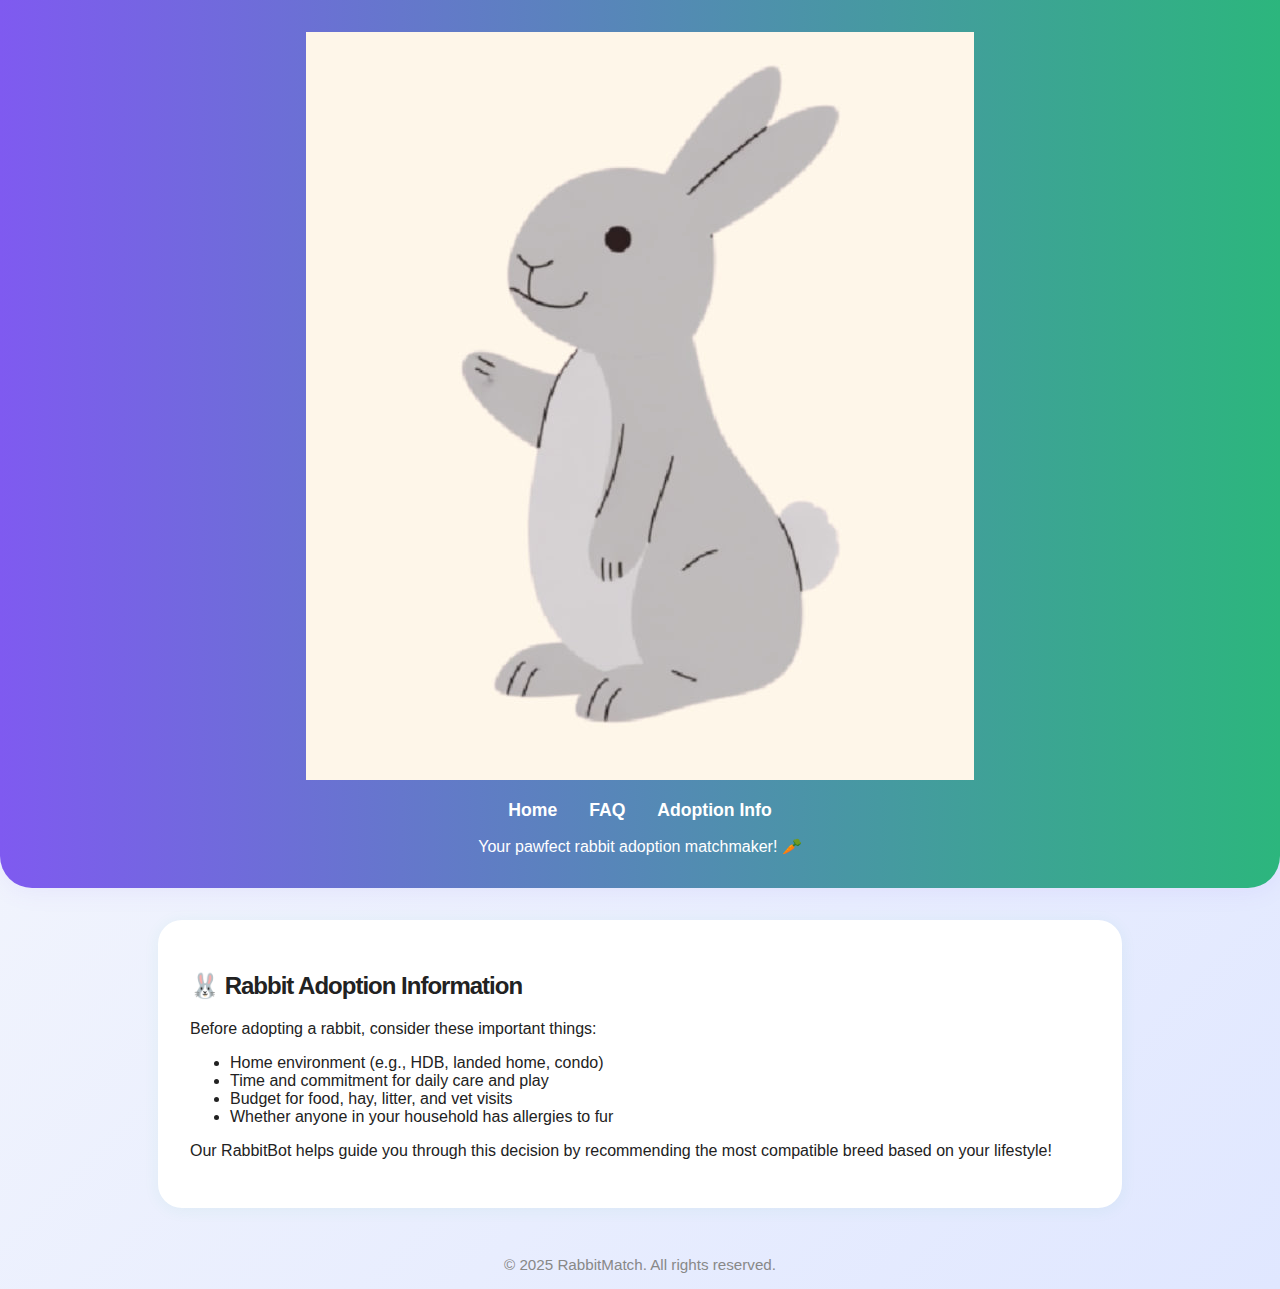
<file: adoption.html>
<!DOCTYPE html>
<html lang="en">
<head>
  <meta charset="UTF-8" />
  <meta name="viewport" content="width=device-width, initial-scale=1.0"/>
  <title>Rabbit Adoption Info</title>
  <link rel="stylesheet" href="style.css" />
</head>
<body>
  <header>
    <img src="images/RabbitMatch.jpg" alt="RabbitMatch Logo" class="rabbit-logo" />
    <nav>
      <a href="index.html">Home</a>
      <a href="faq.html">FAQ</a>
      <a href="adoption.html">Adoption Info</a>
    </nav>
    <p>Your pawfect rabbit adoption matchmaker! 🥕</p>
  </header>

  <main>
    <section class="adoption-section">
      <h2>🐰 Rabbit Adoption Information</h2>
      <p>Before adopting a rabbit, consider these important things:</p>
      <ul>
        <li>Home environment (e.g., HDB, landed home, condo)</li>
        <li>Time and commitment for daily care and play</li>
        <li>Budget for food, hay, litter, and vet visits</li>
        <li>Whether anyone in your household has allergies to fur</li>
      </ul>
      <p>Our RabbitBot helps guide you through this decision by recommending the most compatible breed based on your lifestyle!</p>
    </section>
  </main>

  <footer>&copy; 2025 RabbitMatch. All rights reserved.</footer>
</body>
</html>
</file>
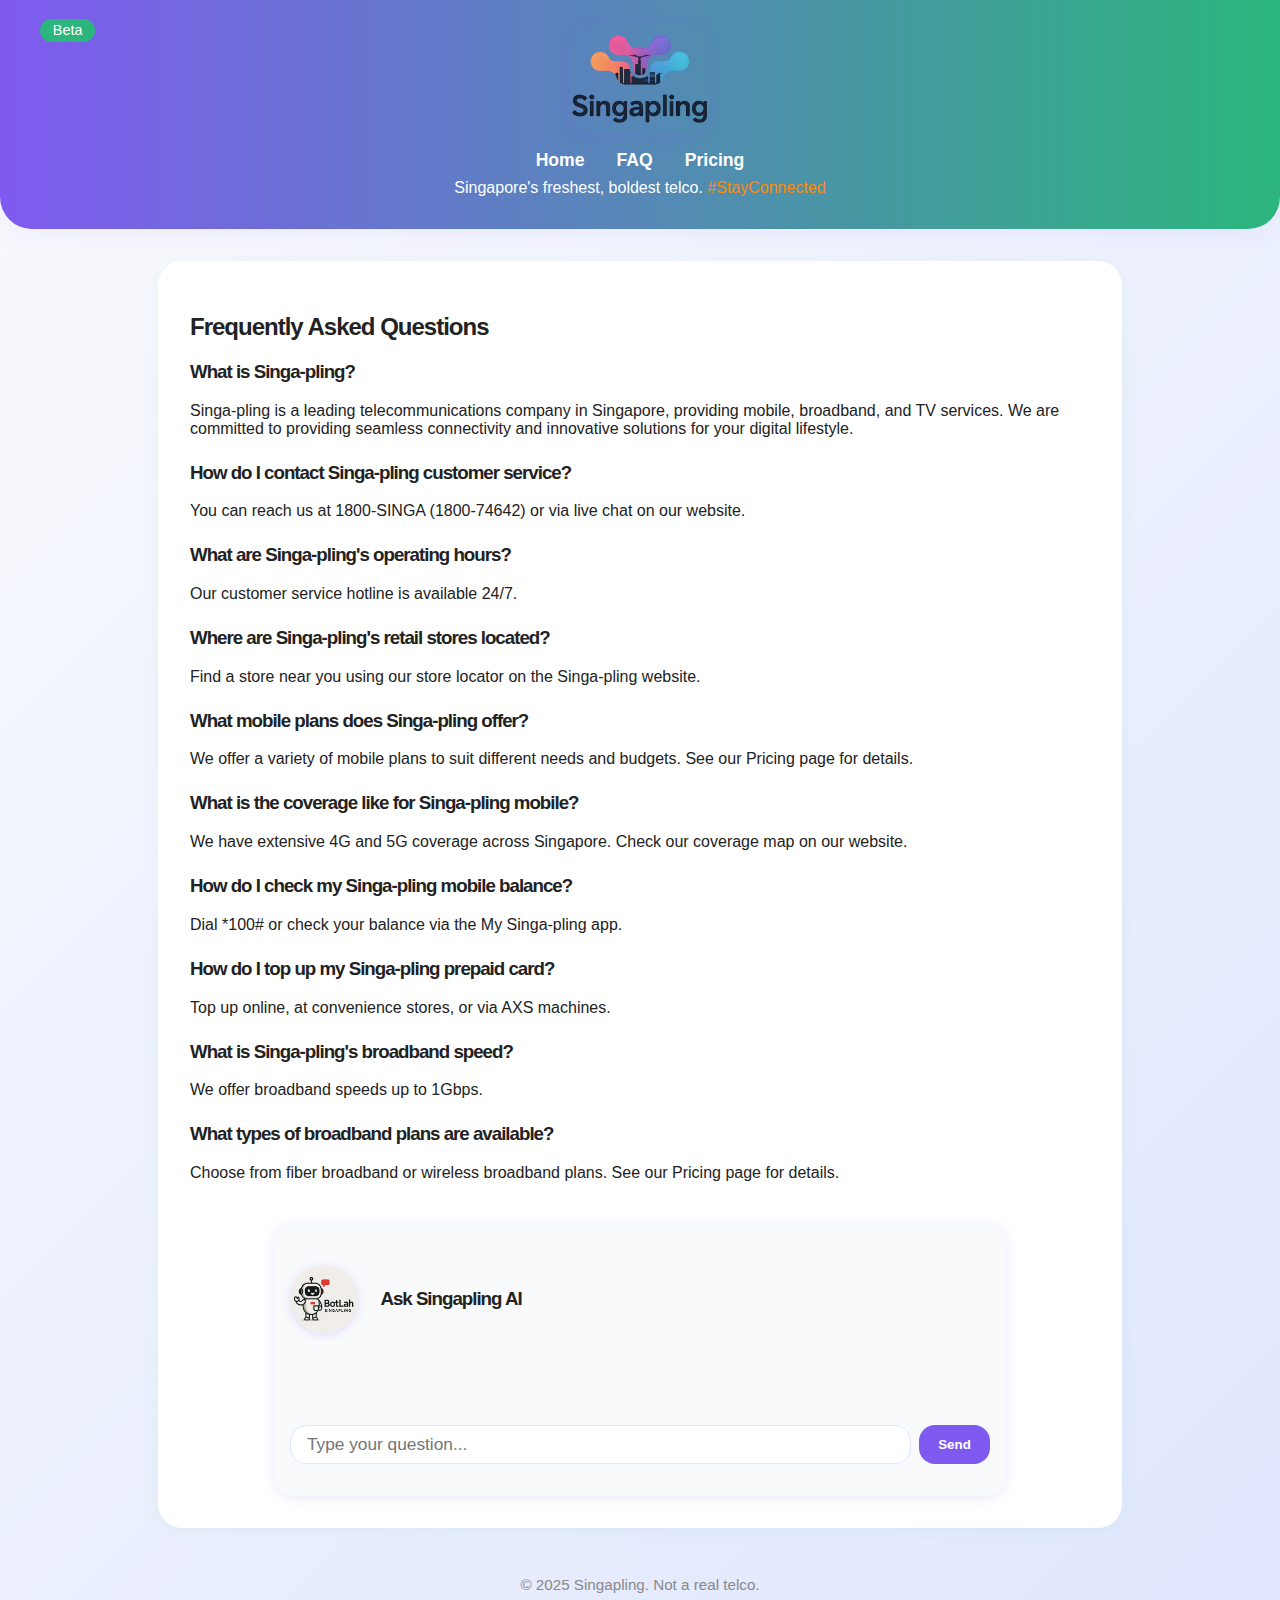
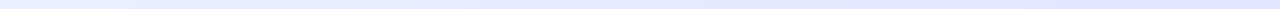
<file: faq.html>
<!DOCTYPE html>
<html lang="en">
<head>
  <meta charset="UTF-8">
  <meta name="viewport" content="width=device-width, initial-scale=1.0">
  <title>Singapling FAQ</title>
  <link rel="stylesheet" href="style.css">
  <link rel="icon" href="https://cdn-icons-png.flaticon.com/512/3135/3135715.png">
</head>
<body>
  <header style="position:relative;text-align:center;padding-top:1.5rem;">
    <span class="badge" style="position:absolute;left:2rem;top:1.2rem;">Beta</span>
    <img src="images/SingaplingV2-2.png" alt="Singapling Logo" style="width:140px;height:110px;border-radius:1.5rem;box-shadow:0 2px 12px #7f5af033;object-fit:cover;vertical-align:middle;display:block;margin:0 auto 0.5rem auto;">
    <nav style="margin-top:1rem;">
      <a href="index.html">Home</a>
      <a href="faq.html">FAQ</a>
      <a href="pricing.html">Pricing</a>
    </nav>
    <p style="margin-top:0.5rem;">Singapore's freshest, boldest telco. <span style="color:#ff8906">#StayConnected</span></p>
  </header>
  <main>
    <h2>Frequently Asked Questions</h2>
    <div id="faq-list">
      <div class="faq-item"><h3>What is Singa-pling?</h3><p>Singa-pling is a leading telecommunications company in Singapore, providing mobile, broadband, and TV services. We are committed to providing seamless connectivity and innovative solutions for your digital lifestyle.</p></div>
      <div class="faq-item"><h3>How do I contact Singa-pling customer service?</h3><p>You can reach us at 1800-SINGA (1800-74642) or via live chat on our website.</p></div>
      <div class="faq-item"><h3>What are Singa-pling's operating hours?</h3><p>Our customer service hotline is available 24/7.</p></div>
      <div class="faq-item"><h3>Where are Singa-pling's retail stores located?</h3><p>Find a store near you using our store locator on the Singa-pling website.</p></div>
      <div class="faq-item"><h3>What mobile plans does Singa-pling offer?</h3><p>We offer a variety of mobile plans to suit different needs and budgets. See our Pricing page for details.</p></div>
      <div class="faq-item"><h3>What is the coverage like for Singa-pling mobile?</h3><p>We have extensive 4G and 5G coverage across Singapore. Check our coverage map on our website.</p></div>
      <div class="faq-item"><h3>How do I check my Singa-pling mobile balance?</h3><p>Dial *100# or check your balance via the My Singa-pling app.</p></div>
      <div class="faq-item"><h3>How do I top up my Singa-pling prepaid card?</h3><p>Top up online, at convenience stores, or via AXS machines.</p></div>
      <div class="faq-item"><h3>What is Singa-pling's broadband speed?</h3><p>We offer broadband speeds up to 1Gbps.</p></div>
      <div class="faq-item"><h3>What types of broadband plans are available?</h3><p>Choose from fiber broadband or wireless broadband plans. See our Pricing page for details.</p></div>
      <!-- Add more FAQ items as needed -->
    </div>
    <section id="chatbot-section" style="margin-top:2.5rem;max-width:500px;margin-left:auto;margin-right:auto;background:#f9fafc;padding:1.5rem 1rem;border-radius:1.2rem;box-shadow:0 2px 12px #7f5af022;">
      <h3 style="margin-bottom:1rem;display:flex;align-items:center;gap:0.7rem;">
        <img src="images/botlah.png" alt="Botlah the Bot" class="chatbot-avatar"> Ask Singapling AI
      </h3>
      <div id="chat-messages" style="min-height:60px;margin-bottom:1rem;"></div>
      <form id="chat-form" style="display:flex;gap:0.5rem;">
        <input id="chat-input" type="text" placeholder="Type your question..." style="flex:1;padding:0.5rem 1rem;border-radius:1rem;border:1px solid #e0e7ff;outline:none;" required />
        <button type="submit" style="background:#7f5af0;color:#fff;border:none;border-radius:1rem;padding:0.5rem 1.2rem;font-weight:700;cursor:pointer;">Send</button>
      </form>
      <div id="chat-error" style="color:#ff3333;font-size:0.95rem;margin-top:0.5rem;"></div>
    </section>
    <script>
      async function query(data) {
        // TODO: Replace YOUR_SPACE and YOUR_CHATFLOW_ID with your own values below
        const response = await fetch(
          "https://YOUR_SPACE.hf.space/api/v1/prediction/YOUR_CHATFLOW_ID",
          {
            method: "POST",
            headers: {
              "Content-Type": "application/json"
            },
            body: JSON.stringify(data)
          }
        );
        const result = await response.json();
        return result;
      }
      function renderMarkdown(md) {
        // Basic markdown to HTML conversion for chat (bold, italics, code, line breaks, tables)
        let html = md
          .replace(/\*\*(.*?)\*\*/g, '<b>$1</b>') // bold
          .replace(/\*(.*?)\*/g, '<i>$1</i>') // italics
          .replace(/`([^`]+)`/g, '<code>$1</code>') // inline code
          .replace(/\n/g, '<br>'); // line breaks
        // Table: convert markdown table to HTML table
        if (/^\s*\|.*\|/m.test(md)) {
          html = html.replace(/((?:^\s*\|.*\|\s*\n?)+)/gm, function(table) {
            const rows = table.trim().split(/\n/).filter(Boolean);
            if (rows.length < 2) return table; // not a table
            const header = rows[0].replace(/\|/g, ' ').trim().split(/\s{2,}/);
            const aligns = rows[1];
            const bodyRows = rows.slice(2).map(r => r.replace(/\|/g, ' ').trim().split(/\s{2,}/));
            let htmlTable = '<table class="chat-table"><thead><tr>';
            header.forEach(h => htmlTable += `<th>${h}</th>`);
            htmlTable += '</tr></thead><tbody>';
            bodyRows.forEach(row => {
              htmlTable += '<tr>';
              row.forEach(cell => htmlTable += `<td>${cell}</td>`);
              htmlTable += '</tr>';
            });
            htmlTable += '</tbody></table>';
            return htmlTable;
          });
        }
        return html;
      }
      document.addEventListener('DOMContentLoaded', function() {
        const form = document.getElementById('chat-form');
        const input = document.getElementById('chat-input');
        const messages = document.getElementById('chat-messages');
        const errorDiv = document.getElementById('chat-error');
        form.addEventListener('submit', async (e) => {
          e.preventDefault();
          const userMsg = input.value.trim();
          if (!userMsg) return;
          messages.innerHTML += `<div class='chat-msg user'><b>You:</b> ${userMsg}</div>`;
          input.value = '';
          errorDiv.textContent = '';
          try {
            messages.innerHTML += `<div class='chat-msg bot' style='color:#888;'>BotLah is typing...</div>`;
            const response = await query({"question": userMsg});
            let botMsg = response.text || JSON.stringify(response);
            messages.innerHTML = messages.innerHTML.replace('BotLah is typing...','');
            messages.innerHTML += `<div class='chat-msg bot'><b>BotLah:</b> ${renderMarkdown(botMsg)}</div>`;
            messages.scrollTop = messages.scrollHeight;
          } catch (err) {
            errorDiv.textContent = 'Sorry, there was a problem contacting BotLah.';
          }
        });
      });
    </script>
  </main>
  <footer>
    &copy; 2025 Singapling. Not a real telco.
  </footer>
  <!-- Chatbot embed removed for GitHub Pages compatibility. See README for details. -->
</body>
</html>
</file>
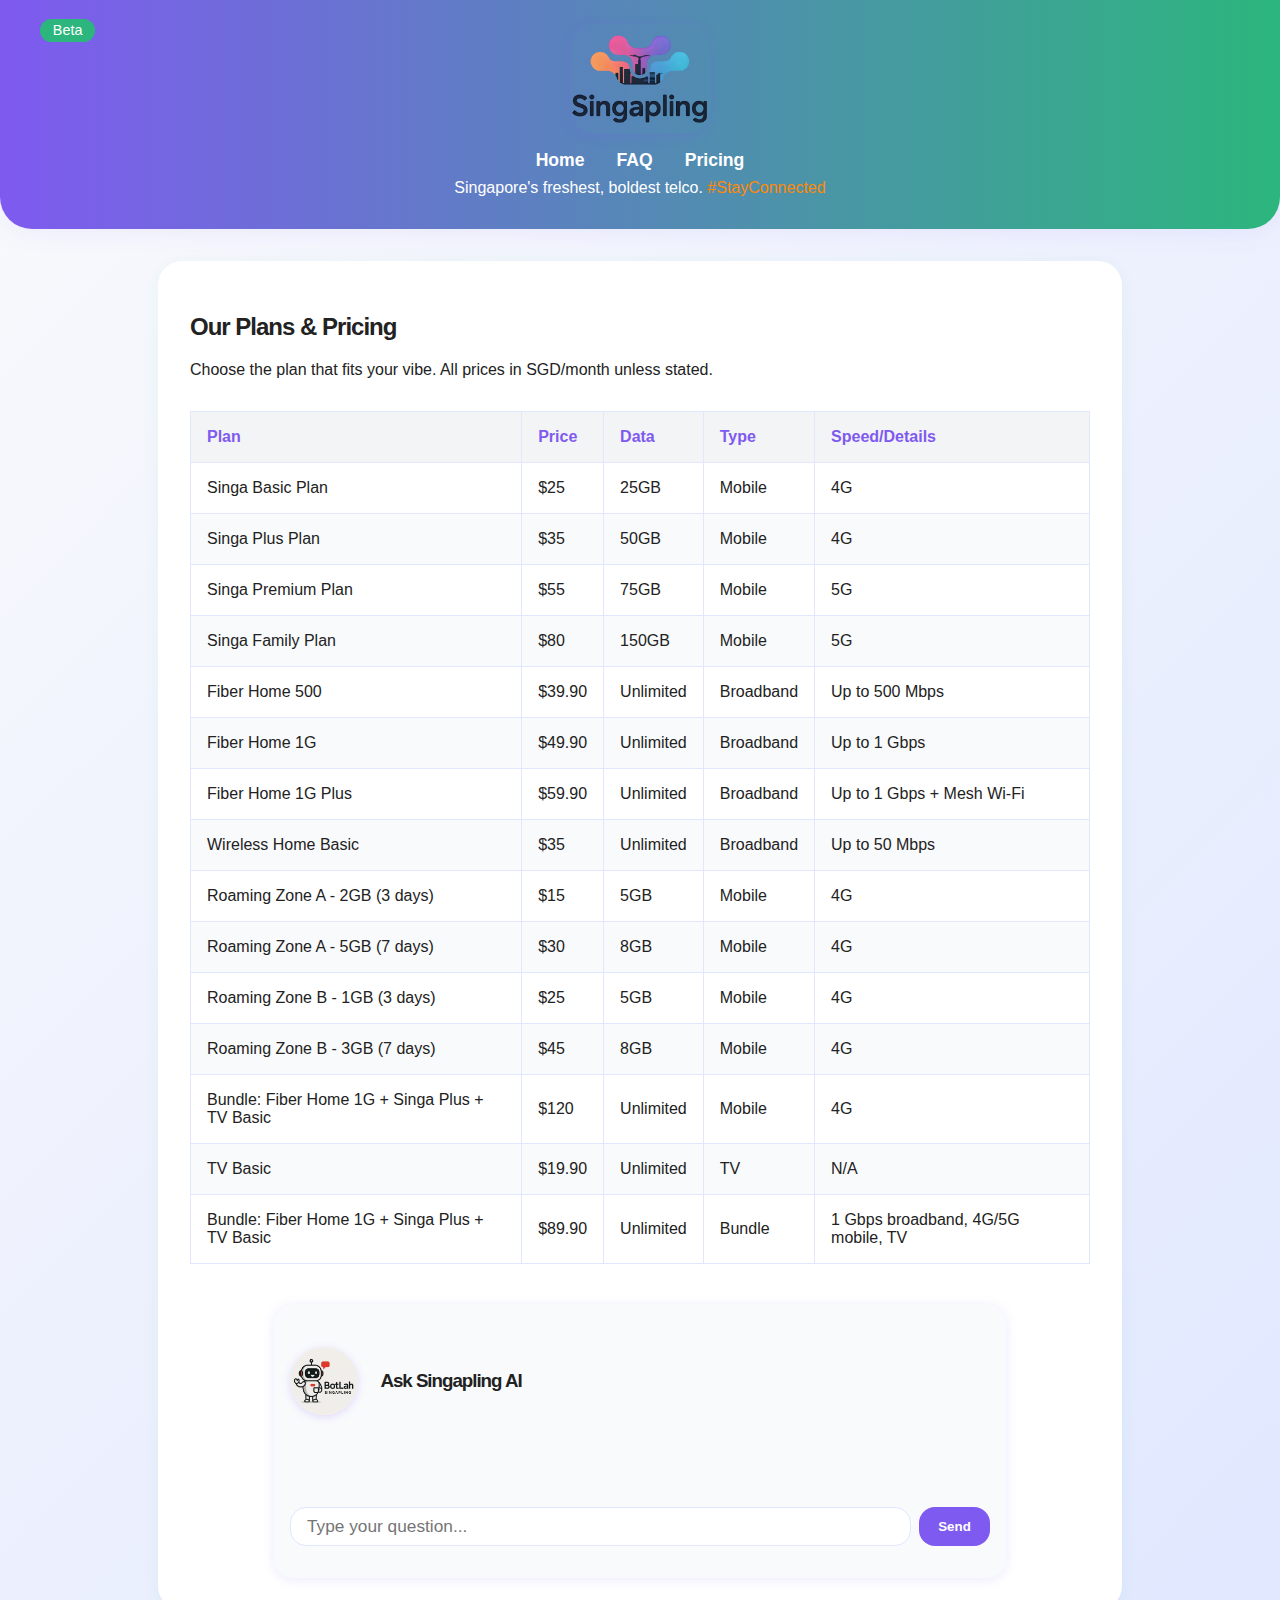
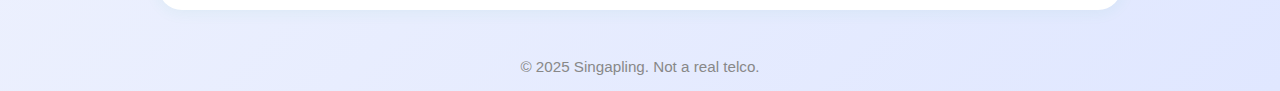
<file: pricing.html>
<!DOCTYPE html>
<html lang="en">
<head>
  <meta charset="UTF-8">
  <meta name="viewport" content="width=device-width, initial-scale=1.0">
  <title>Singapling Pricing</title>
  <link rel="stylesheet" href="style.css">
  <link rel="icon" href="https://cdn-icons-png.flaticon.com/512/3135/3135715.png">
</head>
<body>
  <header style="position:relative;text-align:center;padding-top:1.5rem;">
    <span class="badge" style="position:absolute;left:2rem;top:1.2rem;">Beta</span>
    <img src="images/SingaplingV2-2.png" alt="Singapling Logo" style="width:140px;height:110px;border-radius:1.5rem;box-shadow:0 2px 12px #7f5af033;object-fit:cover;vertical-align:middle;display:block;margin:0 auto 0.5rem auto;">
    <nav style="margin-top:1rem;">
      <a href="index.html">Home</a>
      <a href="faq.html">FAQ</a>
      <a href="pricing.html">Pricing</a>
    </nav>
    <p style="margin-top:0.5rem;">Singapore's freshest, boldest telco. <span style="color:#ff8906">#StayConnected</span></p>
  </header>
  <main>
    <h2>Our Plans & Pricing</h2>
    <p>Choose the plan that fits your vibe. All prices in SGD/month unless stated.</p>
    <table class="pricing-table">
      <thead>
        <tr>
          <th>Plan</th>
          <th>Price</th>
          <th>Data</th>
          <th>Type</th>
          <th>Speed/Details</th>
        </tr>
      </thead>
      <tbody>
        <tr><td>Singa Basic Plan</td><td>$25</td><td>25GB</td><td>Mobile</td><td>4G</td></tr>
        <tr><td>Singa Plus Plan</td><td>$35</td><td>50GB</td><td>Mobile</td><td>4G</td></tr>
        <tr><td>Singa Premium Plan</td><td>$55</td><td>75GB</td><td>Mobile</td><td>5G</td></tr>
        <tr><td>Singa Family Plan</td><td>$80</td><td>150GB</td><td>Mobile</td><td>5G</td></tr>
        <tr><td>Fiber Home 500</td><td>$39.90</td><td>Unlimited</td><td>Broadband</td><td>Up to 500 Mbps</td></tr>
        <tr><td>Fiber Home 1G</td><td>$49.90</td><td>Unlimited</td><td>Broadband</td><td>Up to 1 Gbps</td></tr>
        <tr><td>Fiber Home 1G Plus</td><td>$59.90</td><td>Unlimited</td><td>Broadband</td><td>Up to 1 Gbps + Mesh Wi-Fi</td></tr>
        <tr><td>Wireless Home Basic</td><td>$35</td><td>Unlimited</td><td>Broadband</td><td>Up to 50 Mbps</td></tr>
        <tr><td>Roaming Zone A - 2GB (3 days)</td><td>$15</td><td>5GB</td><td>Mobile</td><td>4G</td></tr>
        <tr><td>Roaming Zone A - 5GB (7 days)</td><td>$30</td><td>8GB</td><td>Mobile</td><td>4G</td></tr>
        <tr><td>Roaming Zone B - 1GB (3 days)</td><td>$25</td><td>5GB</td><td>Mobile</td><td>4G</td></tr>
        <tr><td>Roaming Zone B - 3GB (7 days)</td><td>$45</td><td>8GB</td><td>Mobile</td><td>4G</td></tr>
        <tr><td>Bundle: Fiber Home 1G + Singa Plus + TV Basic</td><td>$120</td><td>Unlimited</td><td>Mobile</td><td>4G</td></tr>
        <tr><td>TV Basic</td><td>$19.90</td><td>Unlimited</td><td>TV</td><td>N/A</td></tr>
        <tr><td>Bundle: Fiber Home 1G + Singa Plus + TV Basic</td><td>$89.90</td><td>Unlimited</td><td>Bundle</td><td>1 Gbps broadband, 4G/5G mobile, TV</td></tr>
      </tbody>
    </table>
    <section id="chatbot-section" style="margin-top:2.5rem;max-width:500px;margin-left:auto;margin-right:auto;background:#f9fafc;padding:1.5rem 1rem;border-radius:1.2rem;box-shadow:0 2px 12px #7f5af022;">
      <h3 style="margin-bottom:1rem;display:flex;align-items:center;gap:0.7rem;">
        <img src="images/botlah.png" alt="Botlah the Bot" class="chatbot-avatar"> Ask Singapling AI
      </h3>
      <div id="chat-messages" style="min-height:60px;margin-bottom:1rem;"></div>
      <form id="chat-form" style="display:flex;gap:0.5rem;">
        <input id="chat-input" type="text" placeholder="Type your question..." style="flex:1;padding:0.5rem 1rem;border-radius:1rem;border:1px solid #e0e7ff;outline:none;" required />
        <button type="submit" style="background:#7f5af0;color:#fff;border:none;border-radius:1rem;padding:0.5rem 1.2rem;font-weight:700;cursor:pointer;">Send</button>
      </form>
      <div id="chat-error" style="color:#ff3333;font-size:0.95rem;margin-top:0.5rem;"></div>
    </section>
    <script>
      async function query(data) {
        // TODO: Replace YOUR_SPACE and YOUR_CHATFLOW_ID with your own values below
        const response = await fetch(
          "https://YOUR_SPACE.hf.space/api/v1/prediction/YOUR_CHATFLOW_ID",
          {
            method: "POST",
            headers: {
              "Content-Type": "application/json"
            },
            body: JSON.stringify(data)
          }
        );
        const result = await response.json();
        return result;
      }
      function renderMarkdown(md) {
        // Basic markdown to HTML conversion for chat (bold, italics, code, line breaks, tables)
        let html = md
          .replace(/\*\*(.*?)\*\*/g, '<b>$1</b>') // bold
          .replace(/\*(.*?)\*/g, '<i>$1</i>') // italics
          .replace(/`([^`]+)`/g, '<code>$1</code>') // inline code
          .replace(/\n/g, '<br>'); // line breaks
        // Table: convert markdown table to HTML table
        if (/^\s*\|.*\|/m.test(md)) {
          html = html.replace(/((?:^\s*\|.*\|\s*\n?)+)/gm, function(table) {
            const rows = table.trim().split(/\n/).filter(Boolean);
            if (rows.length < 2) return table; // not a table
            const header = rows[0].replace(/\|/g, ' ').trim().split(/\s{2,}/);
            const aligns = rows[1];
            const bodyRows = rows.slice(2).map(r => r.replace(/\|/g, ' ').trim().split(/\s{2,}/));
            let htmlTable = '<table class="chat-table"><thead><tr>';
            header.forEach(h => htmlTable += `<th>${h}</th>`);
            htmlTable += '</tr></thead><tbody>';
            bodyRows.forEach(row => {
              htmlTable += '<tr>';
              row.forEach(cell => htmlTable += `<td>${cell}</td>`);
              htmlTable += '</tr>';
            });
            htmlTable += '</tbody></table>';
            return htmlTable;
          });
        }
        return html;
      }
      document.addEventListener('DOMContentLoaded', function() {
        const form = document.getElementById('chat-form');
        const input = document.getElementById('chat-input');
        const messages = document.getElementById('chat-messages');
        const errorDiv = document.getElementById('chat-error');
        form.addEventListener('submit', async (e) => {
          e.preventDefault();
          const userMsg = input.value.trim();
          if (!userMsg) return;
          messages.innerHTML += `<div class='chat-msg user'><b>You:</b> ${userMsg}</div>`;
          input.value = '';
          errorDiv.textContent = '';
          try {
            messages.innerHTML += `<div class='chat-msg bot' style='color:#888;'>BotLah is typing...</div>`;
            const response = await query({"question": userMsg});
            let botMsg = response.text || JSON.stringify(response);
            messages.innerHTML = messages.innerHTML.replace('BotLah is typing...','');
            messages.innerHTML += `<div class='chat-msg bot'><b>BotLah:</b> ${renderMarkdown(botMsg)}</div>`;
            messages.scrollTop = messages.scrollHeight;
          } catch (err) {
            errorDiv.textContent = 'Sorry, there was a problem contacting BotLah.';
          }
        });
      });
    </script>
  </main>
  <footer>
    &copy; 2025 Singapling. Not a real telco.
  </footer>
  <!-- Chatbot embed removed for GitHub Pages compatibility. See README for details. -->
</body>
</html>
</file>
<file: style.css>
/*
Singapling Website
Modern, Gen Z-focused static site for a fake Singapore telco.
Pages: Home, FAQ, Pricing
*/

body {
  margin: 0;
  font-family: 'Inter', 'Segoe UI', Arial, sans-serif;
  background: linear-gradient(135deg, #f9fafc 0%, #e0e7ff 100%);
  color: #222;
}

header {
  background: linear-gradient(90deg, #7f5af0 0%, #2cb67d 100%);
  color: #fff;
  padding: 2rem 1rem 1rem 1rem;
  text-align: center;
  border-bottom-left-radius: 2rem;
  border-bottom-right-radius: 2rem;
  box-shadow: 0 4px 24px rgba(127,90,240,0.08);
}

nav {
  display: flex;
  justify-content: center;
  gap: 2rem;
  margin-top: 1rem;
}

nav a {
  color: #fff;
  text-decoration: none;
  font-weight: 600;
  font-size: 1.1rem;
  transition: color 0.2s;
}

nav a:hover {
  color: #ff8906;
}

main {
  max-width: 900px;
  margin: 2rem auto;
  background: #fff;
  border-radius: 1.5rem;
  box-shadow: 0 2px 16px rgba(44,182,125,0.07);
  padding: 2rem;
}

h1, h2, h3 {
  font-family: 'Poppins', 'Inter', Arial, sans-serif;
  font-weight: 800;
  letter-spacing: -1px;
}

.faq-item {
  margin-bottom: 1.5rem;
}

.pricing-table {
  width: 100%;
  border-collapse: collapse;
  margin-top: 2rem;
}

.pricing-table th, .pricing-table td {
  border: 1px solid #e0e7ff;
  padding: 1rem;
  text-align: left;
}

.pricing-table th {
  background: #f3f4f6;
  color: #7f5af0;
}

.pricing-table tr:nth-child(even) {
  background: #f9fafc;
}

.badge {
  display: inline-block;
  background: #2cb67d;
  color: #fff;
  border-radius: 1rem;
  padding: 0.2rem 0.8rem;
  font-size: 0.9rem;
  margin-left: 0.5rem;
}

footer {
  text-align: center;
  color: #888;
  margin: 3rem 0 1rem 0;
  font-size: 0.95rem;
}

.chat-msg {
  margin-bottom: 0.7rem;
  padding: 0.7rem 1rem;
  border-radius: 1.2rem 1.2rem 1.2rem 0.4rem;
  max-width: 90%;
  word-break: break-word;
  font-size: 1.08rem;
  background: #fff;
  color: #222;
  border: 1.5px solid #e0e7ff;
  align-self: flex-start;
  text-align: left;
  font-family: 'Inter', 'Segoe UI', Arial, sans-serif;
  box-shadow: 0 2px 8px rgba(127,90,240,0.07);
  transition: background 0.2s, box-shadow 0.2s;
}
.chat-msg.user {
  background: linear-gradient(90deg, #e0e7ff 60%, #7f5af0 100%);
  color: #222;
  align-self: flex-end;
  text-align: right;
  border-radius: 1.2rem 1.2rem 0.4rem 1.2rem;
  border: none;
  box-shadow: 0 2px 8px rgba(44,182,125,0.08);
}
.chat-msg.bot {
  background: #fff;
  color: #222;
  border: 1.5px solid #e0e7ff;
  align-self: flex-start;
  text-align: left;
  border-radius: 1.2rem 1.2rem 1.2rem 0.4rem;
  box-shadow: 0 2px 8px rgba(127,90,240,0.07);
}
.chat-table {
  border-collapse: collapse;
  margin: 0.7rem 0;
  width: 100%;
  font-size: 1.05rem;
  box-shadow: 0 2px 8px #e0e7ff33;
}
.chat-table th, .chat-table td {
  border: 1px solid #e0e7ff;
  padding: 0.6rem 1rem;
  text-align: left;
}
.chat-table th {
  background: #f3f4f6;
  color: #7f5af0;
  font-weight: bold;
}
.chat-table tr:nth-child(even) {
  background: #f9fafc;
}
/* Add markdown styling for code, bold, italics */
.chat-msg b { font-weight: bold; }
.chat-msg i { font-style: italic; }
.chat-msg code {
  background: #f3f4f6;
  color: #7f5af0;
  padding: 0.1em 0.4em;
  border-radius: 0.3em;
  font-size: 0.98em;
  font-family: 'Fira Mono', 'Consolas', monospace;
}

.chatbot-avatar {
  width: 68px;
  height: 68px;
  border-radius: 50%;
  object-fit: cover;
  box-shadow: 0 2px 8px #7f5af033;
  margin-right: 0.7rem;
}

#chat-input {
  font-size: 1.08rem;
  font-family: 'Inter', 'Segoe UI', Arial, sans-serif;
}

#chatbot-section {
  max-width: 700px !important;
  min-width: 0;
  width: 100%;
  margin-left: auto;
  margin-right: auto;
  background: #f9fafc;
  padding: 1.5rem 1rem;
  border-radius: 1.2rem;
  box-shadow: 0 2px 12px #7f5af022;
}

@media (max-width: 900px) {
  #chatbot-section {
    max-width: 98vw !important;
    padding: 1.2rem 0.3rem;
  }
}

@media (max-width: 600px) {
  main {
    padding: 1rem;
  }
  header {
    padding: 1.2rem 0.5rem 0.7rem 0.5rem;
  }
  nav {
    gap: 1rem;
  }
}
</file>
